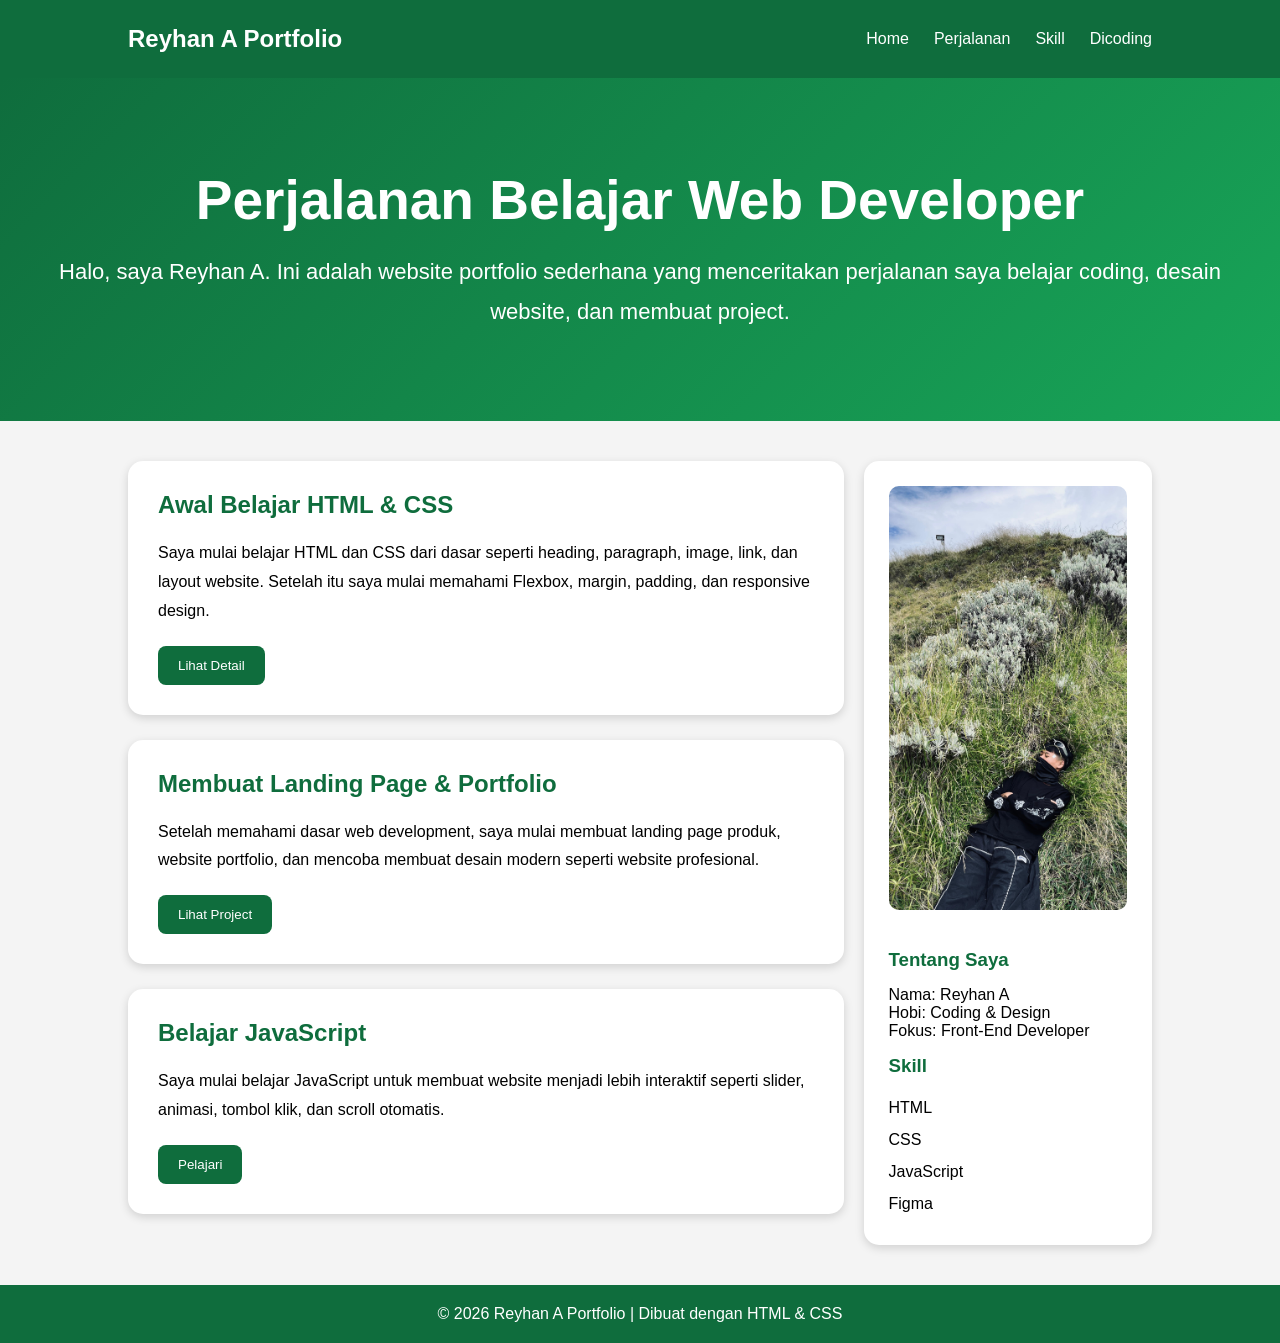
<file: index.html>
<!DOCTYPE html>
<html lang="id">
<head>
    <meta charset="UTF-8">
    <meta name="viewport" content="width=device-width, initial-scale=1.0">
    <title>Reyhan A Portfolio</title>
    <link rel="stylesheet" href="style.css">
</head>
<body>

    <!-- Navbar -->
    <header>
        <div class="container navbar">
            <h2>Reyhan A Portfolio</h2>

            <nav>
                <ul>
                    <li><a href="#">Home</a></li>
                    <li><a href="#">Perjalanan</a></li>
                    <li><a href="#">Skill</a></li>
                    <li><a href="#">Dicoding</a></li>
                </ul>
            </nav>
        </div>
    </header>

    <!-- Hero -->
    <section class="hero">
        <h1>Perjalanan Belajar Web Developer</h1>
        <p>
            Halo, saya Reyhan A. Ini adalah website portfolio sederhana yang
            menceritakan perjalanan saya belajar coding, desain website,
            dan membuat project.
        </p>
    </section>

    <!-- Content -->
    <main class="container content">

        <!-- Kiri -->
        <div class="main-content">

            <article class="card">
                <h2>Awal Belajar HTML & CSS</h2>

                <p>
                    Saya mulai belajar HTML dan CSS dari dasar seperti heading,
                    paragraph, image, link, dan layout website. Setelah itu saya
                    mulai memahami Flexbox, margin, padding, dan responsive design.
                </p>

                <button>Lihat Detail</button>
            </article>

            <article class="card">
                <h2>Membuat Landing Page & Portfolio</h2>

                <p>
                    Setelah memahami dasar web development, saya mulai membuat
                    landing page produk, website portfolio, dan mencoba membuat
                    desain modern seperti website profesional.
                </p>

                <button>Lihat Project</button>
            </article>

            <article class="card">
                <h2>Belajar JavaScript</h2>

                <p>
                    Saya mulai belajar JavaScript untuk membuat website menjadi
                    lebih interaktif seperti slider, animasi, tombol klik,
                    dan scroll otomatis.
                </p>

                <button>Pelajari</button>
            </article>

        </div>

        <!-- Kanan -->
        <aside class="sidebar">

            <img src="rehan.jpg" alt="Foto Profil">

            <h3>Tentang Saya</h3>

            <p>Nama: Reyhan A</p>
            <p>Hobi: Coding & Design</p>
            <p>Fokus: Front-End Developer</p>

            <h3>Skill</h3>

            <ul>
                <li>HTML</li>
                <li>CSS</li>
                <li>JavaScript</li>
                <li>Figma</li>
            </ul>

        </aside>

    </main>

    <!-- Footer -->
    <footer>
        <p>© 2026 Reyhan A Portfolio | Dibuat dengan HTML & CSS</p>
    </footer>

</body>
</html>
</file>
<file: style.css>
*{
    margin:0;
    padding:0;
    box-sizing:border-box;
    font-family:Arial, Helvetica, sans-serif;
}

body{
    background:#f4f4f4;
}

/* Navbar */
header{
    background:#0f6d3d;
    color:white;
    padding:25px 0;
}

.container{
    width:80%;
    margin:auto;
}

.navbar{
    display:flex;
    justify-content:space-between;
    align-items:center;
}

.navbar ul{
    display:flex;
    list-style:none;
    gap:25px;
}

.navbar a{
    text-decoration:none;
    color:white;
}

/* Hero */
.hero{
    background:linear-gradient(135deg,#0f6d3d,#18a558);
    color:white;
    text-align:center;
    padding:90px 20px;
}

.hero h1{
    font-size:55px;
    margin-bottom:20px;
}

.hero p{
    font-size:22px;
    line-height:1.8;
}

/* Content */
.content{
    display:flex;
    gap:20px;
    margin-top:40px;
    margin-bottom:40px;
}

.main-content{
    flex:3;
}

.sidebar{
    flex:1;
    background:white;
    padding:25px;
    border-radius:15px;
    box-shadow:0 3px 10px rgba(0,0,0,0.15);
    height:fit-content;
}

.sidebar img{
    width:100%;
    border-radius:10px;
    margin-bottom:20px;
}

.sidebar h3{
    color:#0f6d3d;
    margin:15px 0;
}

.sidebar ul{
    list-style:none;
    line-height:2;
}

/* Card */
.card{
    background:white;
    padding:30px;
    margin-bottom:25px;
    border-radius:15px;
    box-shadow:0 3px 10px rgba(0,0,0,0.15);
}

.card h2{
    color:#0f6d3d;
    margin-bottom:20px;
}

.card p{
    line-height:1.8;
    margin-bottom:20px;
}

.card button{
    background:#0f6d3d;
    color:white;
    border:none;
    padding:12px 20px;
    border-radius:8px;
    cursor:pointer;
    transition:0.3s;
}

.card button:hover{
    background:#18a558;
    transform:translateY(-2px);
}

/* Footer */
footer{
    background:#0f6d3d;
    color:white;
    text-align:center;
    padding:20px;
}

/* Responsive */
@media(max-width:768px){

    .content{
        flex-direction:column;
    }

    .navbar{
        flex-direction:column;
        gap:15px;
    }

    .hero h1{
        font-size:35px;
    }

    .hero p{
        font-size:18px;
    }
}
</file>
